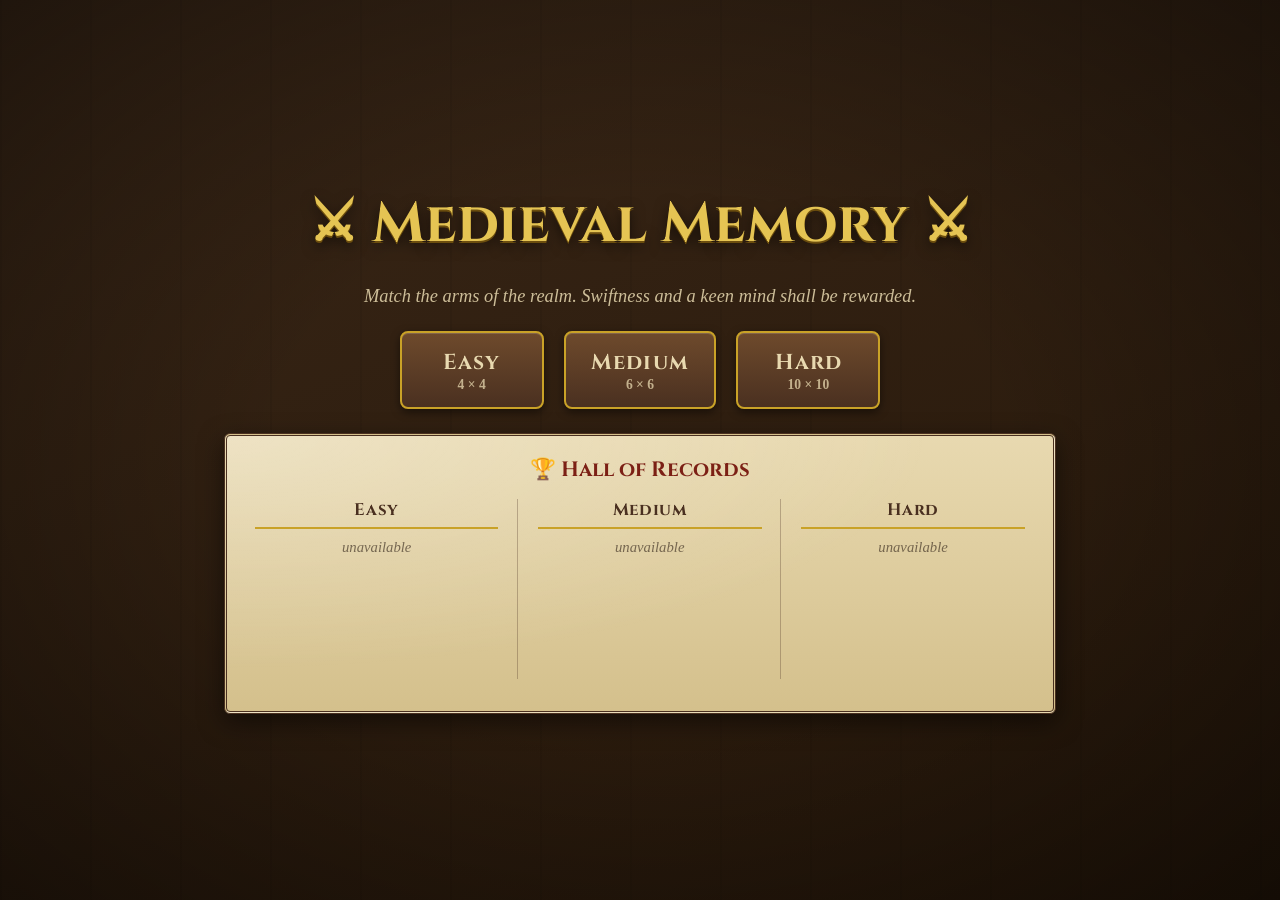
<file: index.html>
<!DOCTYPE html>
<html lang="en">
<head>
  <meta charset="UTF-8" />
  <meta name="viewport" content="width=device-width, initial-scale=1.0" />
  <title>Medieval Memory</title>
  <link rel="preconnect" href="https://fonts.googleapis.com" />
  <link rel="preconnect" href="https://fonts.gstatic.com" crossorigin />
  <link href="https://fonts.googleapis.com/css2?family=Cinzel:wght@500;700&family=IM+Fell+English&display=swap" rel="stylesheet" />
  <link rel="stylesheet" href="css/style.css" />
  <link rel="icon" href="data:image/svg+xml,<svg xmlns='http://www.w3.org/2000/svg' viewBox='0 0 100 100'><text y='80' font-size='80'>⚔️</text></svg>" />
</head>
<body>

  <!-- ===== Main menu ===== -->
  <section id="screen-menu" class="screen">
    <h1 class="title">⚔ Medieval Memory ⚔</h1>
    <p class="subtitle">Match the arms of the realm. Swiftness and a keen mind shall be rewarded.</p>

    <div class="menu-buttons">
      <button id="play-easy" class="btn btn-play">
        <span class="btn-label">Easy</span><span class="btn-sub">4 × 4</span>
      </button>
      <button id="play-medium" class="btn btn-play">
        <span class="btn-label">Medium</span><span class="btn-sub">6 × 6</span>
      </button>
      <button id="play-hard" class="btn btn-play">
        <span class="btn-label">Hard</span><span class="btn-sub">10 × 10</span>
      </button>
    </div>

    <div class="scoreboard">
      <h2>🏆 Hall of Records</h2>
      <div class="leaderboards">
        <div class="leaderboard">
          <h3>Easy</h3>
          <ol id="board-easy"></ol>
        </div>
        <div class="leaderboard">
          <h3>Medium</h3>
          <ol id="board-medium"></ol>
        </div>
        <div class="leaderboard">
          <h3>Hard</h3>
          <ol id="board-hard"></ol>
        </div>
      </div>
      <p id="scoreboard-note" class="score-note"></p>
    </div>
  </section>

  <!-- ===== Game ===== -->
  <section id="screen-game" class="screen hidden">
    <header class="hud">
      <span class="hud-item">⚔ <span id="hud-difficulty"></span></span>
      <span class="hud-item">⏳ <span id="hud-timer">00:00</span></span>
      <span class="hud-item">✖ Mistakes: <span id="hud-mistakes">0</span></span>
      <button id="btn-quit" class="btn btn-small">Retreat</button>
    </header>
    <div id="grid" class="grid"></div>
  </section>

  <!-- ===== Win overlay ===== -->
  <div id="win-overlay" class="overlay hidden">
    <div class="dialog">
      <h2>Victory!</h2>
      <p class="win-stats">
        Time: <strong id="win-time"></strong> &nbsp;·&nbsp;
        Mistakes: <strong id="win-mistakes"></strong>
      </p>
      <p class="win-score">Score: <strong id="win-score"></strong></p>
      <p id="win-record" class="win-record"></p>

      <form id="submit-form">
        <input id="submit-name" type="text" maxlength="20" placeholder="Thy name, champion" autocomplete="off" required />
        <button id="submit-btn" type="submit" class="btn">Inscribe Score</button>
      </form>
      <p id="submit-status" class="submit-status"></p>

      <div class="dialog-actions">
        <button id="btn-again" class="btn">Play Again</button>
        <button id="btn-menu" class="btn">Main Menu</button>
      </div>
    </div>
  </div>

  <script type="module" src="js/game.js"></script>
</body>
</html>
</file>
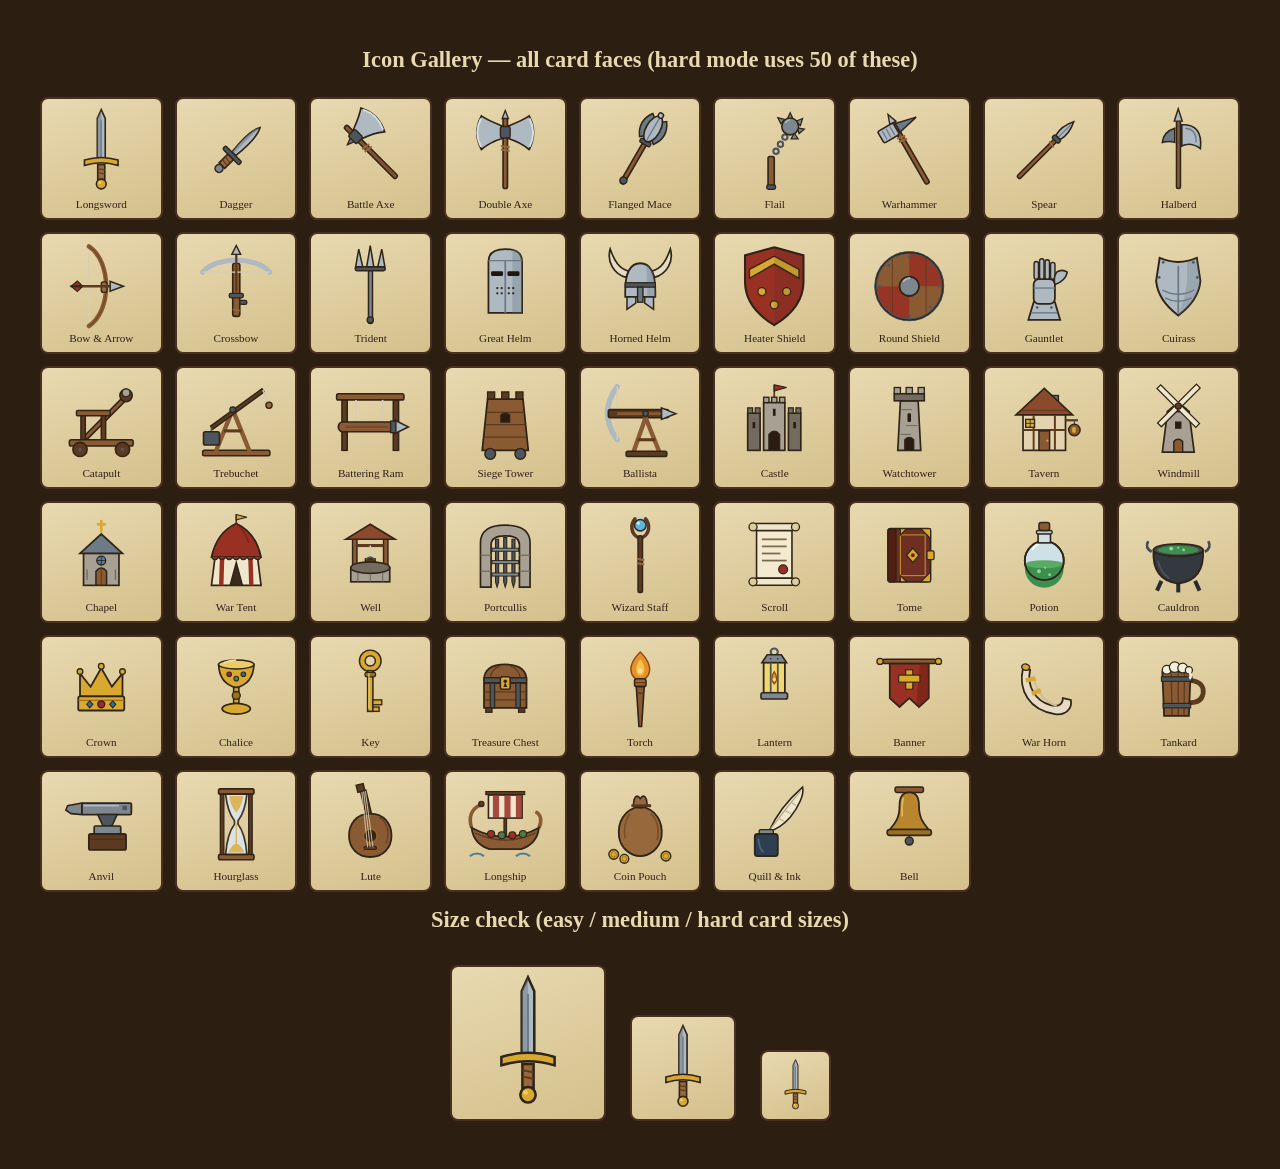
<file: gallery.html>
<!DOCTYPE html>
<html lang="en">
<head>
  <meta charset="UTF-8" />
  <meta name="viewport" content="width=device-width, initial-scale=1.0" />
  <title>Medieval Memory — Icon Gallery</title>
  <style>
    body { font-family: Georgia, serif; background: #2c1e10; color: #e8d9b0; padding: 2rem; margin: 0; }
    h1 { text-align: center; font-size: 1.4rem; margin-bottom: 1.5rem; }
    .grid { display: grid; grid-template-columns: repeat(auto-fill, minmax(110px, 1fr)); gap: 12px; max-width: 1200px; margin: 0 auto; }
    .tile { background: linear-gradient(160deg, #e8d9b0, #d4c08c); border: 2px solid #4a3020; border-radius: 8px; padding: 8px 4px 4px; text-align: center; }
    .tile svg { width: 80%; aspect-ratio: 1; display: block; margin: 0 auto; }
    .tile span { font-size: 0.7rem; color: #2e2016; display: block; padding: 2px 0 4px; }
    .sizes { display: flex; gap: 24px; justify-content: center; margin: 2rem 0 1rem; align-items: end; }
    .sizes .tile { padding: 6px; }
    .sizes svg { margin: 0 auto; display: block; }
  </style>
</head>
<body>
  <h1>Icon Gallery — all card faces (hard mode uses 50 of these)</h1>
  <div class="grid" id="grid"></div>
  <h1>Size check (easy / medium / hard card sizes)</h1>
  <div class="sizes" id="sizes"></div>
  <script type="module">
    import { FACES } from './js/icons.js';
    const grid = document.getElementById('grid');
    for (const f of FACES) {
      const t = document.createElement('div');
      t.className = 'tile';
      t.innerHTML = `${f.svg}<span>${f.label}</span>`;
      grid.appendChild(t);
    }
    const sizes = document.getElementById('sizes');
    for (const px of [140, 90, 55]) {
      const t = document.createElement('div');
      t.className = 'tile';
      t.innerHTML = FACES[0].svg;
      t.querySelector('svg').style.width = px + 'px';
      sizes.appendChild(t);
    }
    document.title = `Icon Gallery (${FACES.length} faces)`;
  </script>
</body>
</html>
</file>
<file: css/style.css>
:root {
  --parchment: #e8d9b0;
  --parchment-dark: #d4c08c;
  --ink: #2e2016;
  --wood: #4a3020;
  --wood-dark: #332013;
  --gold: #c9a227;
  --gold-bright: #e5c453;
  --crimson: #7c2015;
  --card-back: #5b3a24;
}

* { margin: 0; padding: 0; box-sizing: border-box; }

html, body { height: 100%; }

body {
  font-family: 'IM Fell English', Georgia, serif;
  color: var(--ink);
  background:
    radial-gradient(ellipse at center, rgba(0,0,0,0) 40%, rgba(0,0,0,0.45) 100%),
    repeating-linear-gradient(90deg, rgba(0,0,0,0.06) 0 2px, transparent 2px 90px),
    linear-gradient(160deg, #3a2717, #241609);
  display: flex;
  align-items: center;
  justify-content: center;
  padding: 1rem;
}

.hidden { display: none !important; }

/* Touch: no 300ms tap delay / double-tap zoom on cards and buttons,
   no tap highlight flash, no accidental text selection while playing */
.card, .btn { touch-action: manipulation; -webkit-tap-highlight-color: transparent; }
.screen, .overlay { user-select: none; -webkit-user-select: none; }

.screen {
  width: 100%;
  max-width: 1000px;
  display: flex;
  flex-direction: column;
  align-items: center;
  gap: 1.5rem;
}

/* ===== Menu ===== */

.title {
  font-family: 'Cinzel', serif;
  font-weight: 700;
  font-size: clamp(2rem, 6vw, 3.5rem);
  color: var(--gold-bright);
  text-shadow: 0 2px 0 #6b4d0e, 0 5px 14px rgba(0,0,0,0.6);
  text-align: center;
}

.subtitle {
  color: var(--parchment);
  font-size: 1.15rem;
  font-style: italic;
  text-align: center;
  opacity: 0.85;
}

.menu-buttons {
  display: flex;
  gap: 1.25rem;
  flex-wrap: wrap;
  justify-content: center;
}

.btn {
  font-family: 'Cinzel', serif;
  font-weight: 700;
  font-size: 1rem;
  color: var(--parchment);
  background: linear-gradient(180deg, #6e4a2c, #4a3020);
  border: 2px solid var(--gold);
  border-radius: 8px;
  padding: 0.6rem 1.4rem;
  cursor: pointer;
  box-shadow: 0 3px 8px rgba(0,0,0,0.5), inset 0 1px 0 rgba(255,255,255,0.15);
  transition: transform 0.12s, box-shadow 0.12s, background 0.12s;
}

.btn:hover {
  transform: translateY(-2px);
  background: linear-gradient(180deg, #7d5533, #553826);
  box-shadow: 0 6px 12px rgba(0,0,0,0.55), inset 0 1px 0 rgba(255,255,255,0.2);
}

.btn:active { transform: translateY(0); }

.btn:disabled { opacity: 0.6; cursor: default; transform: none; }

.btn-play {
  display: flex;
  flex-direction: column;
  align-items: center;
  min-width: 9rem;
  padding: 0.9rem 1.6rem;
}

.btn-label { font-size: 1.35rem; letter-spacing: 0.05em; }
.btn-sub { font-size: 0.85rem; opacity: 0.75; font-family: 'IM Fell English', serif; }

.btn-small { padding: 0.35rem 0.9rem; font-size: 0.85rem; }

/* Scoreboard */

.scoreboard {
  background:
    radial-gradient(ellipse at top left, rgba(255,255,255,0.25), transparent 60%),
    linear-gradient(180deg, var(--parchment), var(--parchment-dark));
  border: 3px double var(--wood);
  border-radius: 6px;
  padding: 1.25rem 1.75rem;
  width: min(52rem, 94vw);
  box-shadow: 0 8px 24px rgba(0,0,0,0.5);
}

.scoreboard h2 {
  font-family: 'Cinzel', serif;
  text-align: center;
  font-size: 1.3rem;
  margin-bottom: 0.9rem;
  color: var(--crimson);
}

.leaderboards {
  display: grid;
  grid-template-columns: repeat(3, 1fr);
  gap: 0 1.25rem;
}

.leaderboard + .leaderboard {
  border-left: 1px solid rgba(74, 48, 32, 0.3);
  padding-left: 1.25rem;
  margin-left: -0.1rem;
}

.leaderboard h3 {
  font-family: 'Cinzel', serif;
  text-align: center;
  font-size: 1.05rem;
  color: var(--wood);
  letter-spacing: 0.04em;
  padding-bottom: 0.4rem;
  margin-bottom: 0.4rem;
  border-bottom: 2px solid var(--gold);
}

.leaderboard ol {
  list-style: none;
  display: flex;
  flex-direction: column;
  gap: 0.2rem;
  min-height: 9rem;
}

.leaderboard li {
  display: flex;
  align-items: center;
  gap: 0.5rem;
  font-size: 0.92rem;
  padding: 0.2rem 0.35rem;
  border-radius: 4px;
}

.leaderboard li .rank {
  width: 1.5rem;
  flex-shrink: 0;
  text-align: center;
  font-weight: bold;
  font-family: 'Cinzel', serif;
  font-size: 0.85rem;
  color: var(--wood);
}

.leaderboard li .player {
  flex: 1;
  min-width: 0;
  overflow: hidden;
  text-overflow: ellipsis;
  white-space: nowrap;
  font-weight: bold;
}

.leaderboard li .pts {
  font-weight: bold;
  font-variant-numeric: tabular-nums;
  font-size: 0.85rem;
  opacity: 0.85;
}

.leaderboard li.rank-1 { background: rgba(201, 162, 39, 0.28); }
.leaderboard li.rank-2 { background: rgba(120, 120, 120, 0.18); }
.leaderboard li.rank-3 { background: rgba(159, 97, 45, 0.18); }

.leaderboard li.empty,
.leaderboard li.loading {
  justify-content: center;
  font-weight: normal;
  font-style: italic;
  opacity: 0.6;
}

@media (max-width: 640px) {
  .leaderboards { grid-template-columns: 1fr; gap: 0.9rem; }
  .leaderboard + .leaderboard {
    border-left: none;
    padding-left: 0;
    margin-left: 0;
    border-top: 1px solid rgba(74, 48, 32, 0.3);
    padding-top: 0.7rem;
  }
  .leaderboard ol { min-height: 0; }
}

.score-hint, .score-note {
  margin-top: 0.7rem;
  font-size: 0.85rem;
  font-style: italic;
  text-align: center;
  opacity: 0.75;
}

.score-note { color: var(--crimson); }

/* ===== Game ===== */

#screen-game { gap: 1rem; height: 100%; justify-content: center; }

.hud {
  display: flex;
  align-items: center;
  gap: 1.5rem;
  flex-wrap: wrap;
  justify-content: center;
  font-family: 'Cinzel', serif;
  color: var(--parchment);
  font-size: 1.05rem;
}

.hud-item { white-space: nowrap; }

.grid {
  display: grid;
  grid-template-columns: repeat(var(--cols), 1fr);
  gap: clamp(3px, 0.6vmin, 8px);
  width: min(92vmin, 100%, calc((100vh - 7rem) * var(--cols) / var(--rows)));
}

.card {
  position: relative;
  aspect-ratio: 1;
  border: none;
  background: transparent;
  cursor: pointer;
  perspective: 600px;
  padding: 0;
}

.card-inner {
  position: absolute;
  inset: 0;
  transform-style: preserve-3d;
  transition: transform 0.35s cubic-bezier(0.4, 1.4, 0.6, 1);
  border-radius: 8%;
}

.card.flipped .card-inner { transform: rotateY(180deg); }

.card-back, .card-front {
  position: absolute;
  inset: 0;
  backface-visibility: hidden;
  border-radius: 8%;
  display: flex;
  align-items: center;
  justify-content: center;
  box-shadow: 0 2px 5px rgba(0,0,0,0.45);
}

.card-back {
  background:
    radial-gradient(circle at 30% 25%, rgba(255,255,255,0.12), transparent 55%),
    linear-gradient(160deg, #6b452a, var(--card-back));
  border: 2px solid #8a6238;
  color: rgba(229, 196, 83, 0.55);
}

.card-back svg { width: 62%; height: 62%; }

.card:not(.flipped):hover .card-inner { transform: translateY(-3%); }

.card-front {
  transform: rotateY(180deg);
  background:
    radial-gradient(circle at 35% 30%, rgba(255,255,255,0.5), transparent 60%),
    linear-gradient(160deg, var(--parchment), var(--parchment-dark));
  border: 2px solid var(--wood);
}

.card-front svg { width: 78%; height: 78%; }

.card.matched { cursor: default; }
.card.matched .card-front {
  border-color: var(--gold);
  box-shadow: 0 0 8px rgba(229, 196, 83, 0.7);
  animation: matched-pop 0.4s ease;
}

@keyframes matched-pop {
  0% { transform: rotateY(180deg) scale(1); }
  50% { transform: rotateY(180deg) scale(1.08); }
  100% { transform: rotateY(180deg) scale(1); }
}

/* Hard mode: thinner chrome on tiny cards */
.grid.hard .card-back, .grid.hard .card-front { border-width: 1px; border-radius: 12%; }

/* ===== Win overlay ===== */

.overlay {
  position: fixed;
  inset: 0;
  background: rgba(20, 12, 6, 0.75);
  display: flex;
  align-items: center;
  justify-content: center;
  padding: 1rem;
  z-index: 10;
}

.dialog {
  background:
    radial-gradient(ellipse at top left, rgba(255,255,255,0.3), transparent 60%),
    linear-gradient(180deg, var(--parchment), var(--parchment-dark));
  border: 3px double var(--wood);
  border-radius: 8px;
  padding: 2rem 2.5rem;
  max-width: 26rem;
  width: 100%;
  text-align: center;
  box-shadow: 0 12px 40px rgba(0,0,0,0.7);
  display: flex;
  flex-direction: column;
  gap: 0.8rem;
}

.dialog h2 {
  font-family: 'Cinzel', serif;
  font-size: 2rem;
  color: var(--crimson);
}

.win-stats { font-size: 1.05rem; }
.win-score { font-size: 1.35rem; font-family: 'Cinzel', serif; }
.win-record { color: var(--crimson); font-weight: bold; min-height: 1.2em; }

#submit-form { display: flex; gap: 0.6rem; justify-content: center; flex-wrap: wrap; }

#submit-name {
  font-family: 'IM Fell English', serif;
  font-size: 1rem;
  padding: 0.5rem 0.8rem;
  border: 2px solid var(--wood);
  border-radius: 6px;
  background: rgba(255, 252, 240, 0.8);
  color: var(--ink);
  flex: 1;
  min-width: 10rem;
}

.submit-status { min-height: 1.2em; font-style: italic; }

.dialog-actions { display: flex; gap: 0.8rem; justify-content: center; margin-top: 0.4rem; }
</file>
